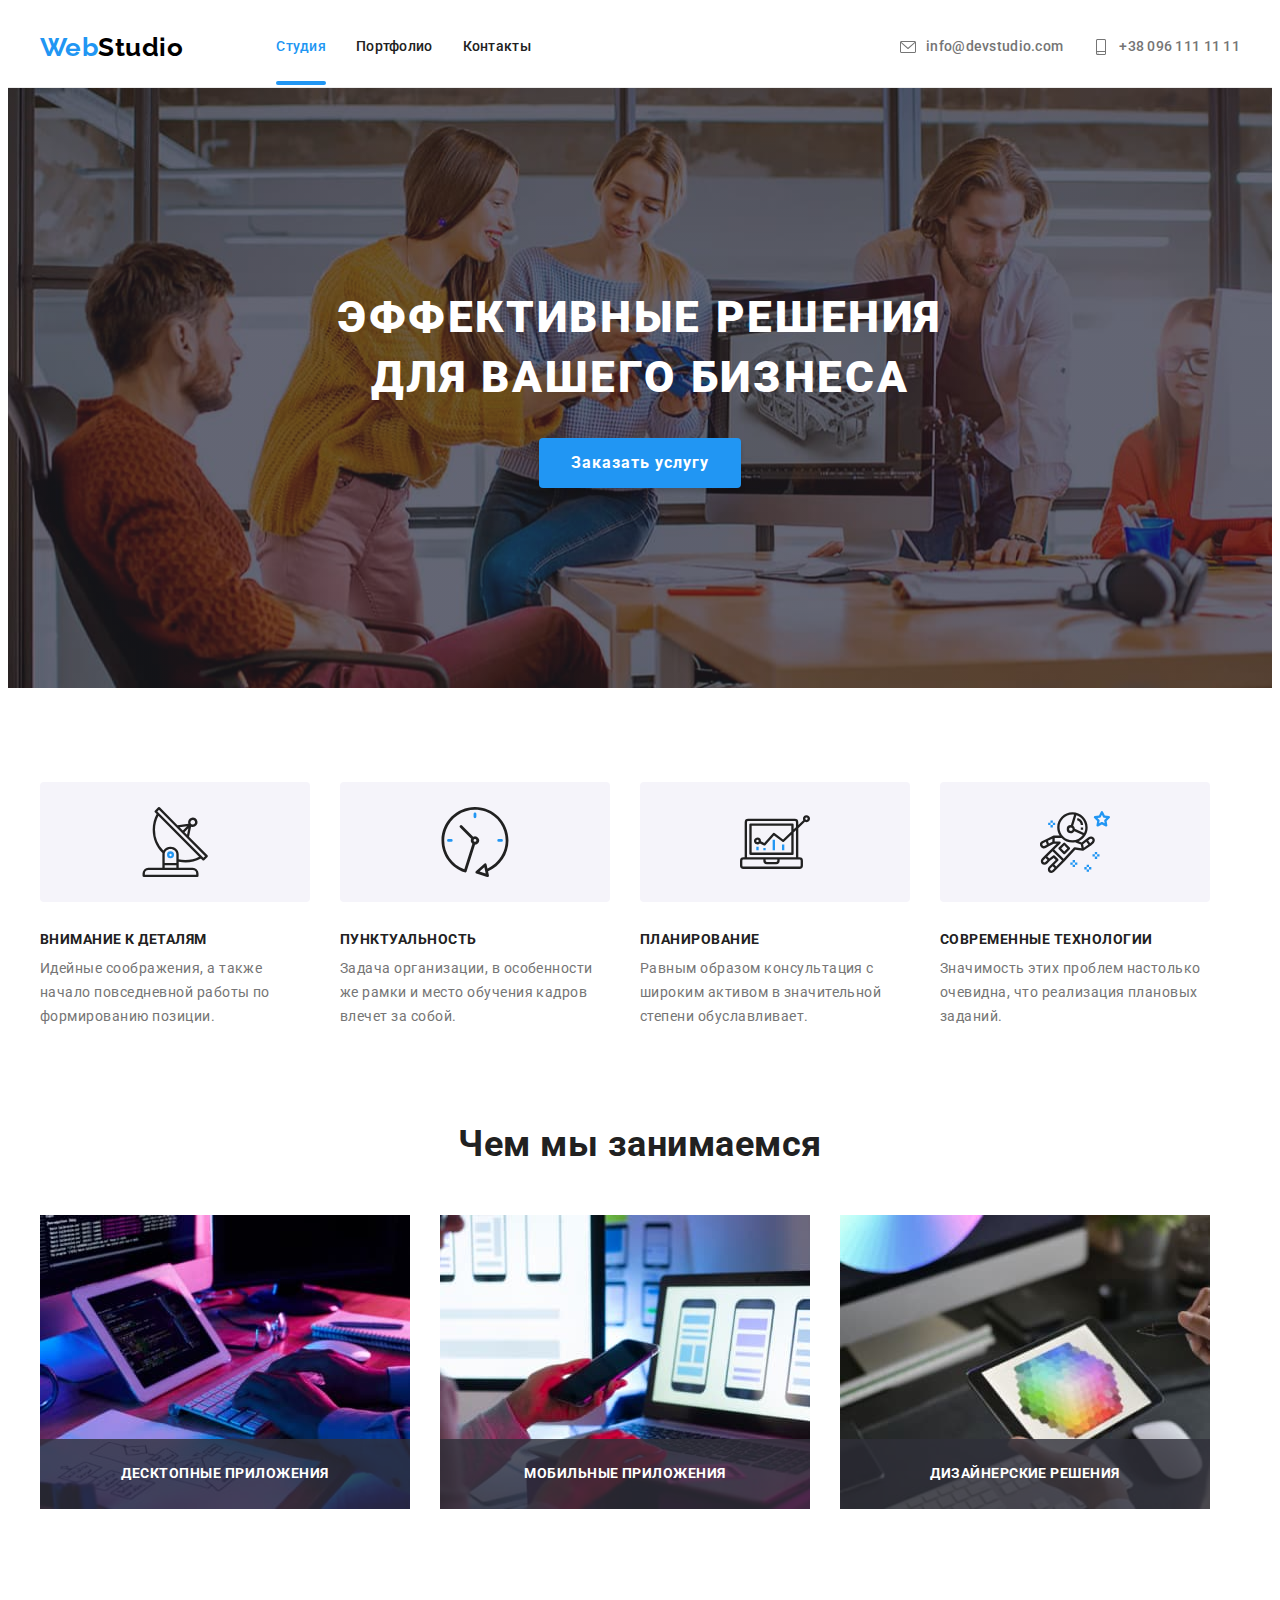
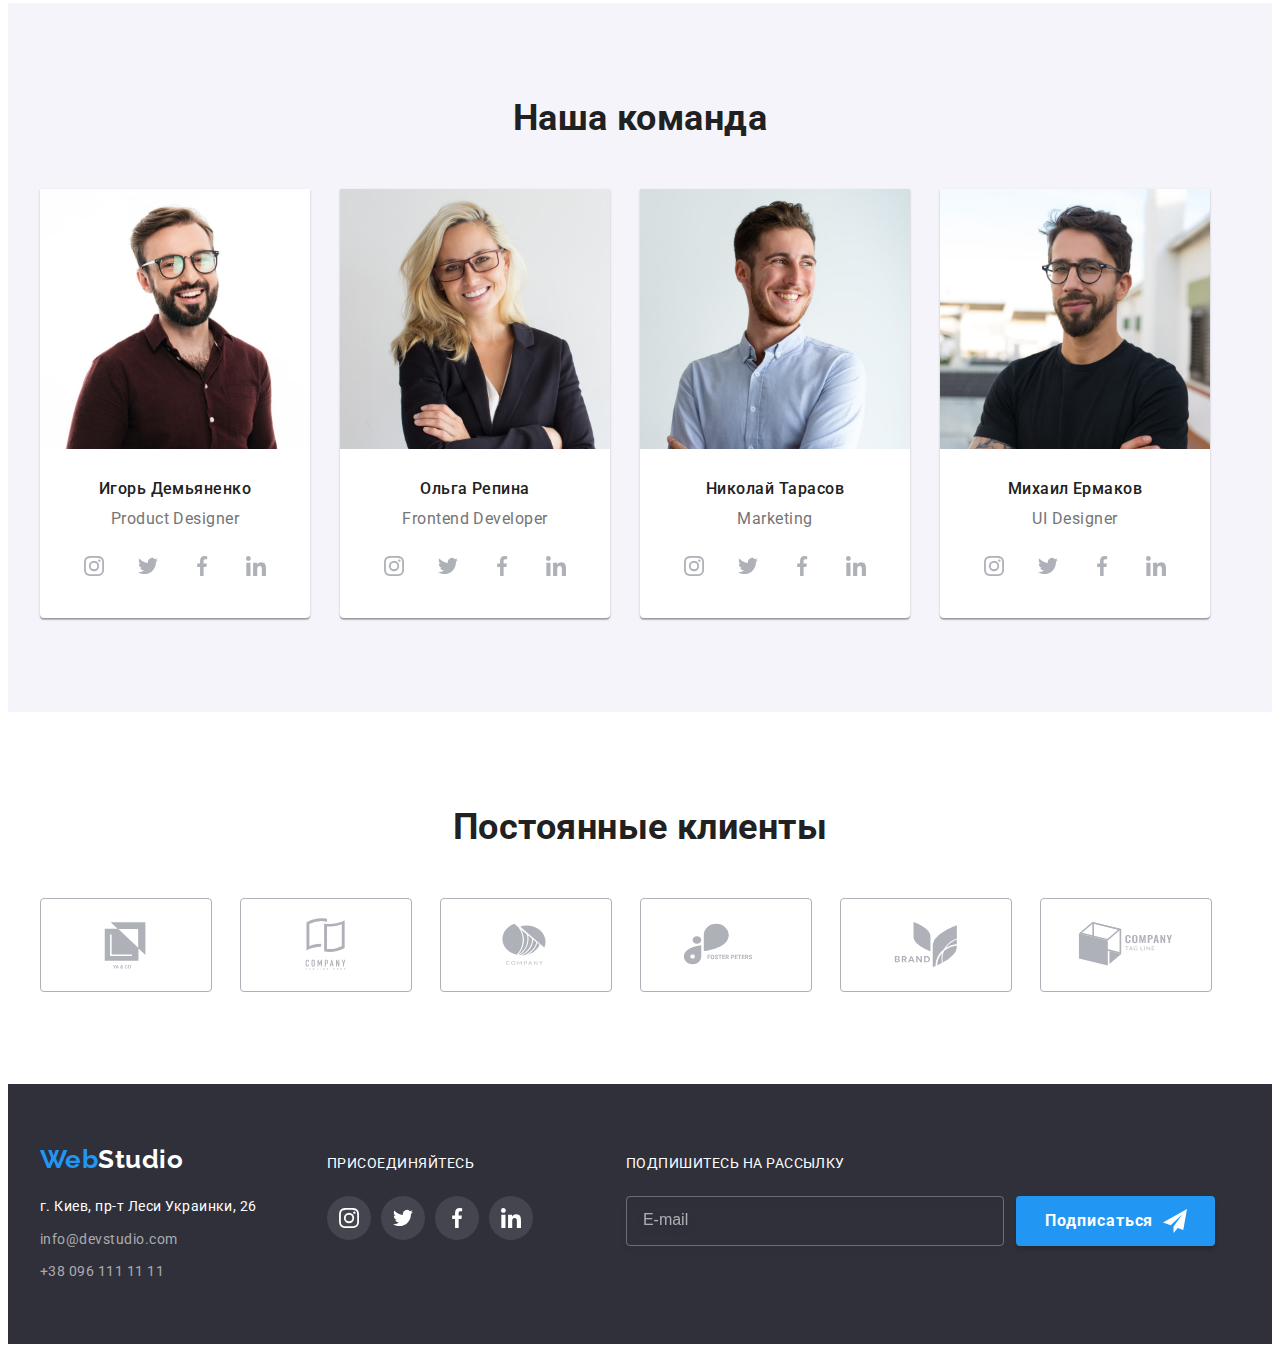
<file: index.html>
<!DOCTYPE html>
<html lang="ru">

<head>
    <meta charset="UTF-8">
    <meta http-equiv="X-UA-Compatible" content="IE=edge">
    <meta name="viewport" content="width=device-width, initial-scale=1.0">
    <title>WebStudio</title>
    <link rel="preconnect" href="https://fonts.googleapis.com">
    <link rel="preconnect" href="https://fonts.gstatic.com" crossorigin>
    <link href="https://fonts.googleapis.com/css2?family=Raleway:wght@700&family=Roboto:wght@400;500;700;900&display=swap"
        rel="stylesheet">
    <link rel="stylesheet" href="https://cdnjs.cloudflare.com/ajax/libs/modern-normalize/1.1.0/modern-normalize.min.css"
        integrity="sha512-wpPYUAdjBVSE4KJnH1VR1HeZfpl1ub8YT/NKx4PuQ5NmX2tKuGu6U/JRp5y+Y8XG2tV+wKQpNHVUX03MfMFn9Q=="
        crossorigin="anonymous" referrerpolicy="no-referrer">
    <link rel="stylesheet" href="./css/main.min.css" />
    
</head>

<body>
    <!--Шапка сайта-->
    <header class="page-header">
        <nav class="container page-header__nav">
            <a href="" class="link logo page-header__logo">Web<span class="logo__text">Studio</span></a>
            <ul class="site-nav">
                <li class="site-nav__item item"><a href="" class="site-nav__link link current">Студия</a></li>
                <li class="site-nav__item item"><a href="./portfolio.html" class="site-nav__link link">Портфолио</a></li>
                <li class="site-nav__item item"><a href="" class="site-nav__link link">Контакты</a></li>
            </ul>
            <ul class="connection">
                <li class="connection__item item">
                    <a href="mailto:info@devstudio.com" class="connection__link link">
                        <svg class="connection__icons" width="16" height="12">
                        <use href="./images/icons.svg#envelope"></use>
                    </svg>info@devstudio.com</a>
                </li>
                <li class="connection__item item">
                    <a href="tel:+380961111111" class="connection__link link">
                        <svg class="connection__icons" width="10" height="16">
                            <use href="./images/icons.svg#smartphone"></use>
                        </svg>+38 096 111 11 11</a></li>
            </ul>
        </nav>
    </header>

    <main>
            <!--Герой-->
            <section class="hero">
                <div class="container">
                    <h1 class="hero__title">Эффективные решения для вашего бизнеса</h1>
                    <button data-modal-open class="btn btn__primary">Заказать услугу</button>
                    <div data-modal class="backdrop is-hidden">
                        <div class="modal">
                            <form class="form">
                                <button data-modal-close class="btn__close">
                                    <svg width="18" height="18">
                                        <use href="./images/icons.svg#close"></use>
                                    </svg>
                                </button>
                                <b class="form__title">Оставьте свои данные, мы вам перезвоним</b>
                                    <div class="form__container">
                                        <div class="form__field">
                                            <label for="name" class="form__label">Имя</label>
                                            <input type="text" name="name" id="name" class="form__input" autofocus />
                                            <svg class="form__icon" width="18" height="18">
                                                <use href="./images/icons.svg#icon-person-form"></use>
                                            </svg>
                                        </div>
                                        <div class="form__field">
                                            <label for="tel" class="form__label">Телефон</label>
                                            <input type="tel" name="tel" id="tel" class="form__input" />
                                            <svg class="form__icon" width="18" height="18">
                                                <use href="./images/icons.svg#icon-phone-form"></use>
                                            </svg>
                                        </div>
                                        <div class="form__field">
                                            <label for="mail" class="form__label">Почта</label>
                                            <input type="email" name="mail" id="mail" class="form__input" />
                                            <svg class="form__icon" width="18" height="18">
                                                <use href="./images/icons.svg#icon-email-form"></use>
                                            </svg>
                                        </div>
                                        <div class="form__field">
                                            <label for="comment" class="form__label">Комментарий</label>
                                            <textarea name="comment" id="comment" rows="5" class="form__input form__input--placing" placeholder="Введите текст"></textarea>
                                        </div>
                                    </div>
                                        <label class="checkbox">
                                            <input type="checkbox" name="policy" class="checkbox__input">
                                            <span class="checkbox__icon"></span>
                                        Соглашаюсь с рассылкой и принимаю 
                                        <a href="" class="link checkbox__agreement">Условия договора</a>
                                        </label>
                                <button type="submit" class="btn form__btn">Отправить</button>
                            </form>
                        </div>
                    </div>
                </div>
            </section>
        
                <!--Наши преимущества-->
                <section class="section feature">
                    <div class="container">
                        <h2 class="section__title visually-hidden">Наши преимущества</h2>
                        <!--Визуально спрячется-->
                        <ul class="feature__list">
                            <li class="item feature__item">
                                <div class="feature__icons">
                                    <svg width="70" height="70">
                                        <use href="./images/icons.svg#antenna"></use>
                                    </svg>
                                </div>
                                <h3 class="feature__title">Внимание к деталям</h3>
                                <p class="feature__description">Идейные соображения, а также начало повседневной работы по формированию позиции.</p>
                            </li>
                            <li class="item feature__item">
                                <div class="feature__icons">
                                    <svg width="70" height="70">
                                        <use href="./images/icons.svg#clock"></use>
                                    </svg>
                                </div>
                                <h3 class="feature__title">Пунктуальность</h3>
                                <p class="feature__description">Задача организации, в особенности же рамки и место обучения кадров влечет за собой.</p>
                            </li>
                            <li class="item feature__item">
                                <div class="feature__icons">
                                    <svg width="70" height="70">
                                        <use href="./images/icons.svg#diagram"></use>
                                    </svg>
                                </div>
                                <h3 class="feature__title">Планирование</h3>
                                <p class="feature__description">Равным образом консультация с широким активом в значительной степени обуславливает.</p>
                            </li>
                            <li class="item feature__item">
                                <div class="feature__icons">
                                    <svg width="70" height="70">
                                        <use href="./images/icons.svg#astronaut"></use>
                                    </svg>
                                </div>
                                <h3 class="feature__title">Современные технологии</h3>
                                <p class="feature__description">Значимость этих проблем настолько очевидна, что реализация плановых заданий.</p>
                            </li>
                        </ul>
                    </div>
                </section>
                
                <!--Чем мы занимаемся-->
                <section class="section">
                    <div class="container">
                        <h2 class="section__title">Чем мы занимаемся</h2>
                        <ul class="work">
                            <li class="item work__item">
                                <img class="work__image no-gap" src="./images/general/box1.jpg" 
                                    alt="фото написания программного кода" width="370" height="294">
                                <p class="work__title">Десктопные приложения</p>
                            </li>
                            <li class="item work__item">
                                <img class="work__image no-gap" src="./images/general/box2.jpg" 
                                    alt="фото с телефоном в руке" width="370" height="294">
                                <p class="work__title">Мобильные приложения</p>
                            </li>
                            <li class="item work__item">
                                <img class="work__image no-gap" src="./images/general/box3.jpg" 
                                    alt="фото планшета с цветовой палитрой" width="370" height="294">
                                <p class="work__title">Дизайнерские решения</p>
                            </li>
                        </ul>
                    </div>
                </section>
                
                <!--Наша команда-->
                <section class="section team">
                    <div class="container">
                        <h2 class="section__title">Наша команда</h2>
                        <ul class="team__list">
                            <li class="item card">
                                <img src="./images/general/demyanenko.jpg" alt="фото Игоря Демьяненко" width="270" height="260"
                                    class="card__photo">
                                <div class="card__header">
                                    <h3 class="card__name">Игорь Демьяненко</h3>
                                    <p class="card__title">Product Designer</p>
                                    <ul class="social">
                                        <li class="item social__item">
                                            <a href="" target="_blank" rel="noopener noreferrer" 
                                            class="link social__network social__network--color" aria-label="иконка instagram">
                                                <svg class="social__icon" width="20" height="20">
                                                    <use href="./images/icons.svg#instagram"></use>
                                                </svg>
                                            </a>
                                        </li>
                                        <li class="item social__item">
                                            <a href="" target="_blank" rel="noopener noreferrer" 
                                            class="link social__network social__network--color" aria-label="иконка twitter">
                                            <svg class="social__icon" width="20" height="20">
                                                <use href="./images/icons.svg#twitter"></use>
                                            </svg>
                                            </a>
                                        </li>
                                        <li class="item social__item">
                                            <a href="" target="_blank" rel="noopener noreferrer" 
                                            class="link social__network social__network--color" aria-label="иконка facebook">
                                            <svg class="social__icon" width="20" height="20">
                                                <use href="./images/icons.svg#facebook"></use>
                                            </svg>
                                            </a>
                                        </li>
                                        <li class="item social__item">
                                            <a href="" target="_blank" rel="noopener noreferrer" 
                                            class="link social__network social__network--color" aria-label="иконка linkedin">
                                            <svg class="social__icon" width="20" height="20">
                                                <use href="./images/icons.svg#linkedin"></use>
                                            </svg>
                                            </a>
                                        </li>
                                    </ul>
                                </div>
                                
                            </li>
                            <li class="item card">
                                <img src="./images/general/repina.jpg" alt="фото Ольги Репиной" width="270" height="260"
                                    class="card__photo">
                                <div class="card__header">
                                    <h3 class="card__name">Ольга Репина</h3>
                                    <p class="card__title">Frontend Developer</p>
                                    <ul class="social">
                                        <li class="item social__item">
                                            <a href="" target="_blank" rel="noopener noreferrer" class="link social__network social__network--color"
                                                aria-label="иконка instagram">
                                                <svg class="social__icon" width="20" height="20">
                                                    <use href="./images/icons.svg#instagram"></use>
                                                </svg>
                                            </a>
                                        </li>
                                        <li class="item social__item">
                                            <a href="" target="_blank" rel="noopener noreferrer" class="link social__network social__network--color"
                                                aria-label="иконка twitter">
                                                <svg class="social__icon" width="20" height="20">
                                                    <use href="./images/icons.svg#twitter"></use>
                                                </svg>
                                            </a>
                                        </li>
                                        <li class="item social__item">
                                            <a href="" target="_blank" rel="noopener noreferrer" class="link social__network social__network--color"
                                                aria-label="иконка facebook">
                                                <svg class="social__icon" width="20" height="20">
                                                    <use href="./images/icons.svg#facebook"></use>
                                                </svg>
                                            </a>
                                        </li>
                                        <li class="item social__item">
                                            <a href="" target="_blank" rel="noopener noreferrer" class="link social__network social__network--color"
                                                aria-label="иконка linkedin">
                                                <svg class="social__icon" width="20" height="20">
                                                    <use href="./images/icons.svg#linkedin"></use>
                                                </svg>
                                            </a>
                                        </li>
                                    </ul>
                                </div>
                            </li>
                            <li class="item card">
                                <img src="./images/general/tarasov.jpg" alt="фото Николая Тарасова" width="270" height="260"
                                    class="card__photo">
                                <div class="card__header">
                                    <h3 class="card__name">Николай Тарасов</h3>
                                    <p class="card__title">Marketing</p>
                                    <ul class="social">
                                        <li class="item social__item">
                                            <a href="" target="_blank" rel="noopener noreferrer" class="link social__network social__network--color"
                                                aria-label="иконка instagram">
                                                <svg class="social__icon" width="20" height="20">
                                                    <use href="./images/icons.svg#instagram"></use>
                                                </svg>
                                            </a>
                                        </li>
                                        <li class="item social__item">
                                            <a href="" target="_blank" rel="noopener noreferrer" class="link social__network social__network--color"
                                                aria-label="иконка twitter">
                                                <svg class="social__icon" width="20" height="20">
                                                    <use href="./images/icons.svg#twitter"></use>
                                                </svg>
                                            </a>
                                        </li>
                                        <li class="item social__item">
                                            <a href="" target="_blank" rel="noopener noreferrer" class="link social__network social__network--color"
                                                aria-label="иконка facebook">
                                                <svg class="social__icon" width="20" height="20">
                                                    <use href="./images/icons.svg#facebook"></use>
                                                </svg>
                                            </a>
                                        </li>
                                        <li class="item social__item">
                                            <a href="" target="_blank" rel="noopener noreferrer" class="link social__network social__network--color"
                                                aria-label="иконка linkedin">
                                                <svg class="social__icon" width="20" height="20">
                                                    <use href="./images/icons.svg#linkedin"></use>
                                                </svg>
                                            </a>
                                        </li>
                                    </ul>
                                </div>
                            </li>
                            <li class="item card">
                                <img src="./images/general/ermakov.jpg" alt="фото Михаила Ермакова" width="270" height="260"
                                    class="card__photo">
                                <div class="card__header">
                                    <h3 class="card__name">Михаил Ермаков</h3>
                                    <p class="card__title">UI Designer</p>
                                    <ul class="social">
                                        <li class="item social__item">
                                            <a href="" target="_blank" rel="noopener noreferrer" class="link social__network social__network--color"
                                                aria-label="иконка instagram">
                                                <svg class="social__icon" width="20" height="20">
                                                    <use href="./images/icons.svg#instagram"></use>
                                                </svg>
                                            </a>
                                        </li>
                                        <li class="item social__item">
                                            <a href="" target="_blank" rel="noopener noreferrer" class="link social__network social__network--color"
                                                aria-label="иконка twitter">
                                                <svg class="social__icon" width="20" height="20">
                                                    <use href="./images/icons.svg#twitter"></use>
                                                </svg>
                                            </a>
                                        </li>
                                        <li class="item social__item">
                                            <a href="" target="_blank" rel="noopener noreferrer" class="link social__network social__network--color"
                                                aria-label="иконка facebook">
                                                <svg class="social__icon" width="20" height="20">
                                                    <use href="./images/icons.svg#facebook"></use>
                                                </svg>
                                            </a>
                                        </li>
                                        <li class="item social__item">
                                            <a href="" target="_blank" rel="noopener noreferrer" class="link social__network social__network--color"
                                                aria-label="иконка linkedin">
                                                <svg class="social__icon" width="20" height="20">
                                                    <use href="./images/icons.svg#linkedin"></use>
                                                </svg>
                                            </a>
                                        </li>
                                    </ul>
                                </div>
                            </li>
                        </ul>
                    </div>
                </section>

                <!--Постоянные клиенты-->
                <section class="section">
                    <div class="container">
                        <h2 class="section__title">Постоянные клиенты</h2>
                        <ul class="company">
                            <li class="item company__item">
                                <a href="" target="_blank" rel="noopener noreferrer" 
                                class="company__logo link" aria-label="логотип Ya&Co">
                                <svg class="company__icon" width="106" height="60">
                                    <use href="./images/icons.svg#Logo1"></use>
                                </svg>
                                </a>
                            </li>
                            <li class="item company__item">
                                <a href="" target="_blank" rel="noopener noreferrer" 
                                class="company__logo link" aria-label="логотип TaglineHere">
                                <svg class="company__icon" width="106" height="60">
                                    <use href="./images/icons.svg#Logo2"></use>
                                </svg>
                                </a>
                            </li>
                            <li class="item company__item">
                                <a href="" target="_blank" rel="noopener noreferrer" 
                                class="company__logo link" aria-label="логотип Company">
                                <svg class="company__icon" width="106" height="60">
                                    <use href="./images/icons.svg#Logo3"></use>
                                </svg>
                                </a>
                            </li>
                            <li class="item company__item">
                                <a href="" target="_blank" rel="noopener noreferrer" 
                                class="company__logo link" aria-label="логотип FosterPeters">
                                <svg class="company__icon" width="106" height="60">
                                    <use href="./images/icons.svg#Logo4"></use>
                                </svg>
                                </a>
                            </li>
                            <li class="item company__item">
                                <a href="" target="_blank" rel="noopener noreferrer" 
                                class="company__logo link" aria-label="логотип Brand">
                                <svg class="company__icon" width="106" height="60">
                                    <use href="./images/icons.svg#Logo5"></use>
                                </svg>
                                </a>
                            </li>
                            <li class="item company__item">
                                <a href="" target="_blank" rel="noopener noreferrer" 
                                class="company__logo link" aria-label="логотип TagLine">
                                <svg class="company__icon" width="106" height="60">
                                    <use href="./images/icons.svg#Logo6"></use>
                                </svg>
                                </a>
                            </li>
                        </ul>
                        
                    </div>
                </section>
    </main>
    
    <!--Футер-->
    <footer class="page-footer">
        <div class="container page-footer__container">
            <div class="page-footer--start">
                <a href="" class="link logo page-footer__logo">Web<span class="logo__text--accent">Studio</span></a>
                <address class="page-footer--bottom">
                    г. Киев, пр-т Леси Украинки, 26<br />
                </address>
            
                <ul>
                    <li class="item page-footer__item"><a href="mailto:info@devstudio.com" class="link page-footer__link">info@devstudio.com</a></li>
                    <li class="item page-footer__item"><a href="tel:+380961111111" class="link page-footer__link">+38 096 111 11 11</a></li>
                </ul>
            </div>
            <div>
                <p class="page-footer__title">присоединяйтесь</p>
                <ul class="social page-footer__social">
                    <li class="item social__item">
                        <a href="" target="_blank" rel="noopener noreferrer" class="link social__network social__network--color-footer"
                            aria-label="иконка instagram">
                            <svg class="social__icon" width="20" height="20">
                                <use href="./images/icons.svg#instagram"></use>
                            </svg>
                        </a>
                    </li>
                    <li class="item social__item">
                        <a href="" target="_blank" rel="noopener noreferrer" class="link social__network social__network--color-footer"
                            aria-label="иконка twitter">
                            <svg class="social__icon" width="20" height="20">
                                <use href="./images/icons.svg#twitter"></use>
                            </svg>
                        </a>
                    </li>
                    <li class="item social__item">
                        <a href="" target="_blank" rel="noopener noreferrer" class="link social__network social__network--color-footer"
                            aria-label="иконка facebook">
                            <svg class="social__icon" width="20" height="20">
                                <use href="./images/icons.svg#facebook"></use>
                            </svg>
                        </a>
                    </li>
                    <li class="item social__item">
                        <a href="" target="_blank" rel="noopener noreferrer" class="link social__network social__network--color-footer"
                            aria-label="иконка linkedin">
                            <svg class="social__icon" width="20" height="20">
                                <use href="./images/icons.svg#linkedin"></use>
                            </svg>
                        </a>
                    </li>
                </ul>
            </div>
            <div class="send">
                <p class="page-footer__title">Подпишитесь на рассылку</p>
                <form class="send__form">
                    <label for="email" class="form__label"></label>
                    <input type="email" name="mail" id="email" class="send__input" placeholder="E-mail"/>
                    <button type="submit" class="btn send__btn">Подписаться
                        <svg class="send__icon" width="24" height="24">
                            <use href="./images/icons.svg#icon-send"></use>
                        </svg>
                    </button>
                </form>
            </div>
        </div>
    </footer>
<script src="./js/modal.js"></script>
</body>

</html>
</file>
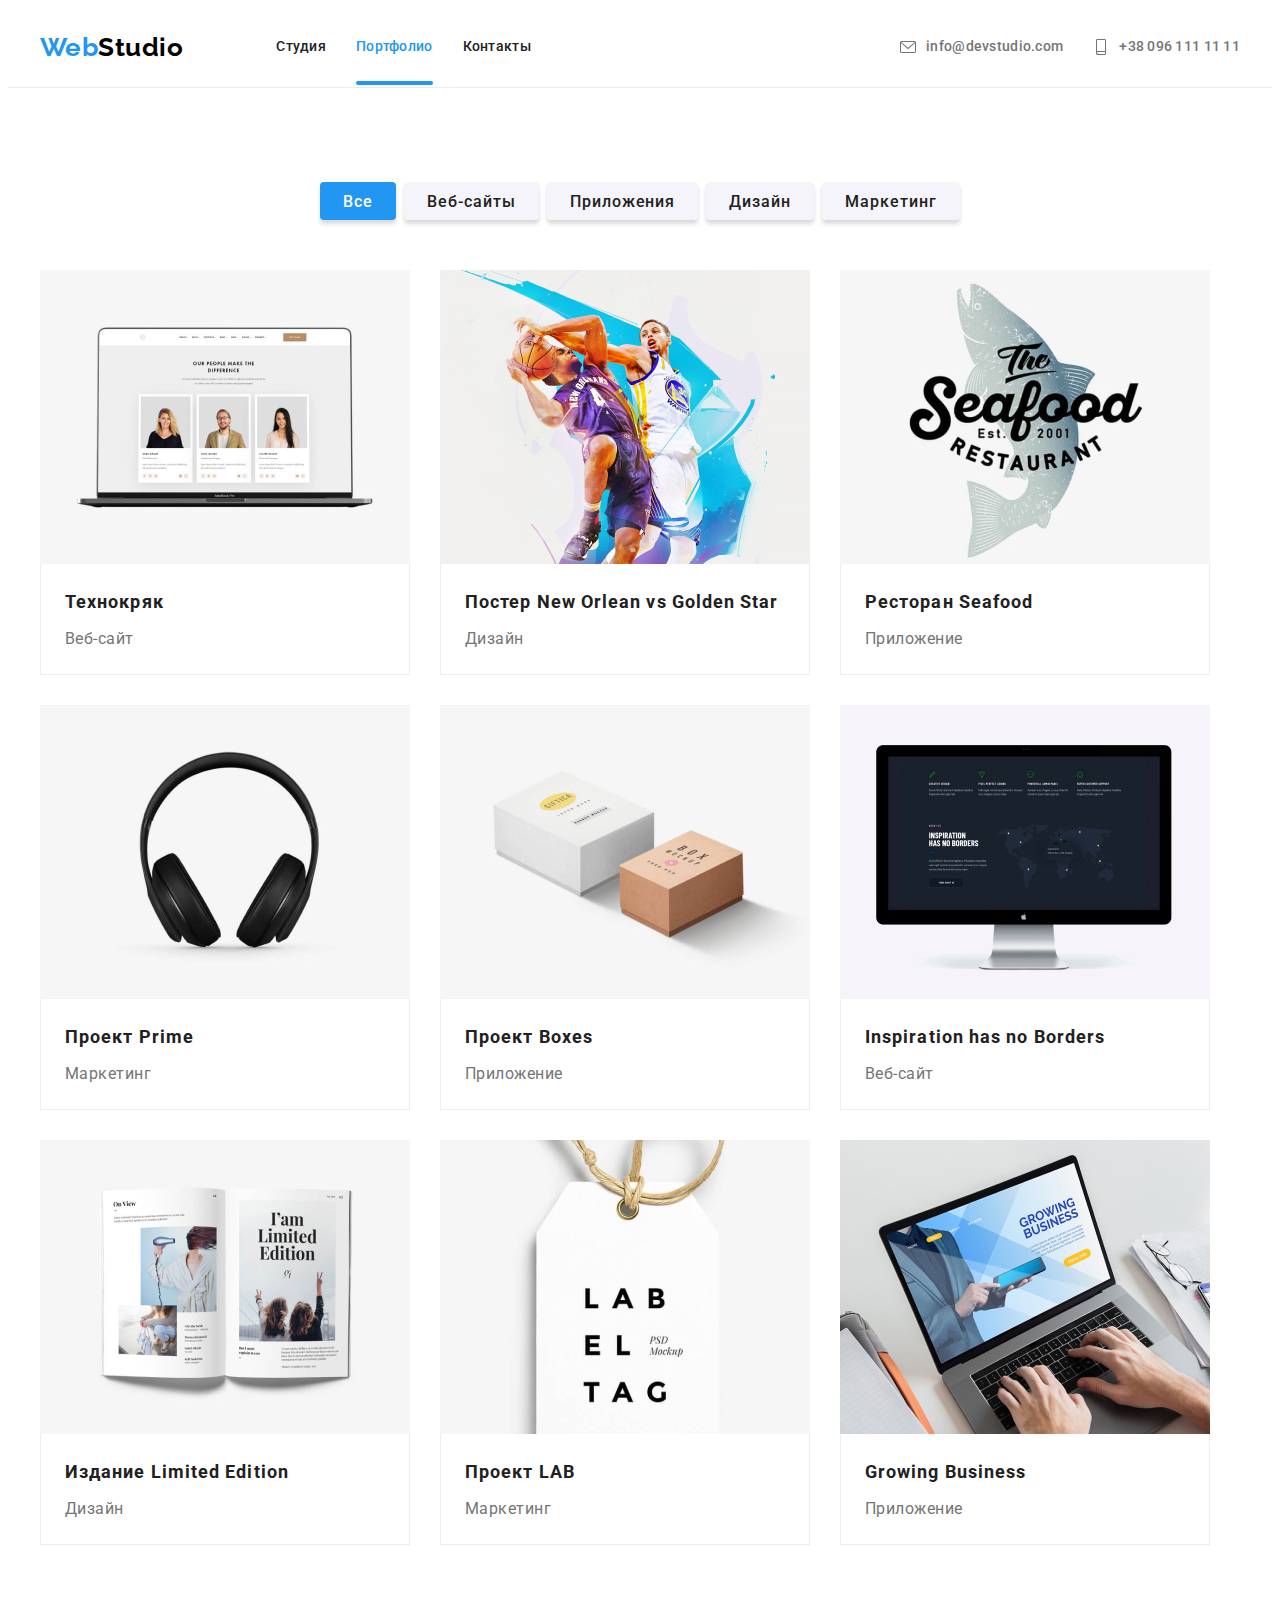
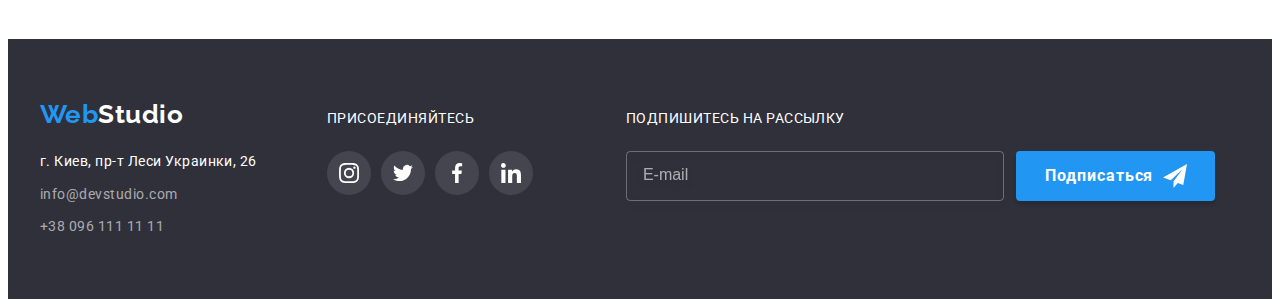
<file: portfolio.html>
<!DOCTYPE html>
<html lang="ru">

<head>
    <meta charset="UTF-8">
    <meta http-equiv="X-UA-Compatible" content="IE=edge">
    <meta name="viewport" content="width=device-width, initial-scale=1.0">
    <title>Portfolio</title>
    <link rel="preconnect" href="https://fonts.googleapis.com">
    <link rel="preconnect" href="https://fonts.gstatic.com" crossorigin>
    <link href="https://fonts.googleapis.com/css2?family=Raleway:wght@700&family=Roboto:wght@400;500;700;900&display=swap"
        rel="stylesheet">
    <link rel="stylesheet" href="https://cdnjs.cloudflare.com/ajax/libs/modern-normalize/1.1.0/modern-normalize.min.css"
        integrity="sha512-wpPYUAdjBVSE4KJnH1VR1HeZfpl1ub8YT/NKx4PuQ5NmX2tKuGu6U/JRp5y+Y8XG2tV+wKQpNHVUX03MfMFn9Q=="
        crossorigin="anonymous" referrerpolicy="no-referrer" />
    <link rel="stylesheet" href="./css/main.min.css" />
</head>

<body>
    <!--Шапка сайта-->
    <header class="page-header">
        <nav class="container page-header__nav">
            <a href="" class="link logo page-header__logo">Web<span class="logo__text">Studio</span></a>
            <ul class="site-nav">
                <li class="site-nav__item item"><a href="./index.html" class="site-nav__link link">Студия</a></li>
                <li class="site-nav__item item"><a href="" class="site-nav__link link current">Портфолио</a></li>
                <li class="site-nav__item item"><a href="" class="site-nav__link link">Контакты</a></li>
            </ul>
            <ul class="connection">
                <li class="connection__item item">
                    <a href="mailto:info@devstudio.com" class="connection__link link">
                        <svg class="connection__icons" width="16" height="12">
                            <use href="./images/icons.svg#envelope"></use>
                        </svg>info@devstudio.com</a>
                </li>
                <li class="connection__item item">
                    <a href="tel:+380961111111" class="connection__link link">
                        <svg class="connection__icons" width="10" height="16">
                            <use href="./images/icons.svg#smartphone"></use>
                        </svg>+38 096 111 11 11</a>
                </li>
            </ul>
        </nav>
    </header>

    <main>
        <!--Наши работы-->
        <section class="section">
            <!--Фильтр-->
            <h1 class="visually-hidden">Портфолио</h1>
            <!--Визуально спрячется-->
            <div class="container">
               <ul class="flex-btn">
                    <li class="item"><button type="button" class="btn secondary current">Все</button></li>
                    <li class="item"><button type="button" class="btn secondary">Веб-сайты</button></li>
                    <li class="item"><button type="button" class="btn secondary">Приложения</button></li>
                    <li class="item"><button type="button" class="btn secondary">Дизайн</button></li>
                    <li class="item"><button type="button" class="btn secondary">Маркетинг</button></li>
                </ul>
                
                    <ul class="section-portfolio flex-container">
                        <li class="item flex-element">
                             <a href="" class="link">
                                <div class="collection">
                                    <img class="card-image no-gap" src="./images/portfolio/img1.jpg" 
                                        alt="фото ноутбука с главной страницей сайта"
                                        width="370" height="294">
                                    <p class="collection-list">Ресурс предлагает комплексные предложения с разным уровнем функционала и сервисов. Все это
                                        позволит посетителю получить исчерпывающие сведения о компании или частном лице.</p>
                                </div>
                                <div class="card-title">
                                    <h2 class="portfolio-title">Технокряк</h2>
                                    <p class="title">Веб-сайт</p>
                                </div>
                            </a>
                        </li>
                        <li class="item flex-element">
                            <a href="" class="link">
                                <div class="collection">
                                    <img class="card-image no-gap" src="./images/portfolio/img2.jpg" alt="два баскетболист с мячом" width="370"
                                        height="294">
                                    <p class="collection-list">Ресурс предлагает комплексные предложения с разным уровнем функционала и сервисов. Все это позволит посетителю получить исчерпывающие сведения о компании или частном лице.</p>
                                </div>
                                <div class="card-title">
                                    <h2 class="portfolio-title">Постер New Orlean vs Golden Star</h2>
                                    <p class="title">Дизайн</p>
                                </div>
                            </a>
                        </li>
                        <li class="item flex-element">
                            <a href="" class="link">
                                <div class="collection">
                                    <img class="card-image no-gap" src="./images/portfolio/img3.jpg" 
                                        alt="логотип ресторана Seafood" 
                                        width="370" height="294">
                                    <p class="collection-list">Ресурс предлагает комплексные предложения с разным уровнем функционала и сервисов. Все это позволит посетителю получить исчерпывающие сведения о компании или частном лице.</p>
                                </div>
                                <div class="card-title">
                                    <h2 class="portfolio-title">Ресторан Seafood</h2>
                                    <p class="title">Приложение</p>
                                </div>
                            </a>
                        </li>
                        <li class="item flex-element">
                            <a href="" class="link">
                                <div class="collection">
                                    <img class="card-image no-gap" src="./images/portfolio/img4.jpg" 
                                    alt="наушники" 
                                    width="370" height="294">
                                    <p class="collection-list">Ресурс предлагает комплексные предложения с разным уровнем функционала и сервисов. Все это позволит посетителю получить исчерпывающие сведения о компании или частном лице.</p>
                                </div>
                                <div class="card-title">
                                    <h2 class="portfolio-title">Проект Prime</h2>
                                    <p class="title">Маркетинг</p>
                                </div>
                            </a>
                        </li>
                        <li class="item flex-element">
                            <a href="" class="link">
                                <div class="collection">
                                    <img class="card-image no-gap" src="./images/portfolio/img5.jpg" 
                                    alt="фото две коробки" 
                                    width="370" height="294">
                                    <p class="collection-list">Ресурс предлагает комплексные предложения с разным уровнем функционала и сервисов. Все это
                                        позволит посетителю получить исчерпывающие сведения о компании или частном лице.</p>
                                </div>
                                <div class="card-title">
                                    <h2 class="portfolio-title">Проект Boxes</h2>
                                    <p class="title">Приложение</p>
                                </div>
                            </a>
                        </li>
                        <li class="item flex-element">
                            <a href="" class="link">
                                <div class="collection">
                                    <img class="card-image no-gap" src="./images/portfolio/img6.jpg" 
                                    alt="фото монитора" 
                                    width="370" height="294">
                                    <p class="collection-list">Ресурс предлагает комплексные предложения с разным уровнем функционала и сервисов. Все это
                                        позволит посетителю получить исчерпывающие сведения о компании или частном лице.</p>
                                </div>
                                <div class="card-title">
                                    <h2 class="portfolio-title">Inspiration has no Borders</h2>
                                    <p class="title">Веб-сайт</p>
                                </div>
                            </a>
                        </li>
                        <li class="item flex-element">
                            <a href="" class="link">
                                <div class="collection">
                                    <img class="card-image no-gap" src="./images/portfolio/img7.jpg" 
                                    alt="фото развёрнутого журнала"
                                    width="370" height="294">
                                    <p class="collection-list">Ресурс предлагает комплексные предложения с разным уровнем функционала и сервисов. Все это
                                        позволит посетителю получить исчерпывающие сведения о компании или частном лице.</p>
                                </div>
                                <div class="card-title">
                                    <h2 class="portfolio-title">Издание Limited Edition</h2>
                                    <p class="title">Дизайн</p>
                                </div>
                            </a>
                        </li>
                        <li class="item flex-element">
                            <a href="" class="link">
                                <div class="collection">
                                    <img class="card-image no-gap" src="./images/portfolio/img8.jpg" 
                                    alt="фото лейбы" 
                                    width="370" height="294">
                                    <p class="collection-list">Ресурс предлагает комплексные предложения с разным уровнем функционала и сервисов. Все это
                                        позволит посетителю получить исчерпывающие сведения о компании или частном лице.</p>
                                </div>
                                <div class="card-title">
                                    <h2 class="portfolio-title">Проект LAB</h2>
                                    <p class="title">Маркетинг</p>
                                </div>
                            </a>
                        </li>
                        <li class="item flex-element">
                            <a href="" class="link">
                                <div class="collection">
                                    <img class="card-image no-gap" src="./images/portfolio/img9.jpg" 
                                    alt="фото работы за ноутбуком" 
                                    width="370" height="294">
                                    <p class="collection-list">Ресурс предлагает комплексные предложения с разным уровнем функционала и сервисов. Все это
                                        позволит посетителю получить исчерпывающие сведения о компании или частном лице.</p>
                                </div>
                                <div class="card-title"><h2 class="portfolio-title">Growing Business</h2>
                                <p class="title">Приложение</p>
                            </div>
                            </a>
                        </li>
                    </ul>
                
            </div>
        </section>
    </main>

    <!--Футер-->
    <footer class="page-footer">
        <div class="container page-footer__container">
            <div class="page-footer--start">
                <a href="" class="link logo page-footer__logo">Web<span class="logo__text--accent">Studio</span></a>
                <address class="page-footer--bottom">
                    г. Киев, пр-т Леси Украинки, 26<br />
                </address>
    
                <ul>
                    <li class="item page-footer__item"><a href="mailto:info@devstudio.com"
                            class="link page-footer__link">info@devstudio.com</a></li>
                    <li class="item page-footer__item"><a href="tel:+380961111111" class="link page-footer__link">+38 096
                            111 11 11</a></li>
                </ul>
            </div>
            <div>
                <p class="page-footer__title">присоединяйтесь</p>
                <ul class="social page-footer__social">
                    <li class="item social__item">
                        <a href="" target="_blank" rel="noopener noreferrer"
                            class="link social__network social__network--color-footer" aria-label="иконка instagram">
                            <svg class="social__icon" width="20" height="20">
                                <use href="./images/icons.svg#instagram"></use>
                            </svg>
                        </a>
                    </li>
                    <li class="item social__item">
                        <a href="" target="_blank" rel="noopener noreferrer"
                            class="link social__network social__network--color-footer" aria-label="иконка twitter">
                            <svg class="social__icon" width="20" height="20">
                                <use href="./images/icons.svg#twitter"></use>
                            </svg>
                        </a>
                    </li>
                    <li class="item social__item">
                        <a href="" target="_blank" rel="noopener noreferrer"
                            class="link social__network social__network--color-footer" aria-label="иконка facebook">
                            <svg class="social__icon" width="20" height="20">
                                <use href="./images/icons.svg#facebook"></use>
                            </svg>
                        </a>
                    </li>
                    <li class="item social__item">
                        <a href="" target="_blank" rel="noopener noreferrer"
                            class="link social__network social__network--color-footer" aria-label="иконка linkedin">
                            <svg class="social__icon" width="20" height="20">
                                <use href="./images/icons.svg#linkedin"></use>
                            </svg>
                        </a>
                    </li>
                </ul>
            </div>
            <div class="send">
                <p class="page-footer__title">Подпишитесь на рассылку</p>
                <form class="send__form">
                    <label for="email" class="form__label"></label>
                    <input type="email" name="mail" id="email" class="send__input" placeholder="E-mail" />
                    <button type="submit" class="btn send__btn">Подписаться
                        <svg class="send__icon" width="24" height="24">
                            <use href="./images/icons.svg#icon-send"></use>
                        </svg>
                    </button>
                </form>
            </div>
        </div>
    </footer>
    
    </body>
    
    </html>
</file>
<file: css/main.min.css>
:root{--primary-text-color: #212121;--title-text-color: #757575;--accent-text-color: #2196F3;--white-text-color: #FFFFFF;--white-transparency: #FFFFFF99;--black-text-color: #000000;--network-text-color: #AFB1B8;--primary-bg-color: #FFFFFF;--title-bg-color: #F5F4FA;--accent-bg-color: #2F303A;--btn-bg-color: #2196F3;--border-color: #EEEEEE}.visually-hidden{position:absolute;width:1px;height:1px;margin:-1px;border:0;padding:0;white-space:nowrap;-webkit-clip-path:inset(100%);clip-path:inset(100%);clip:rect(0 0 0 0);overflow:hidden}body{background-color:var(--primary-bg-color);color:var(--primary-text-color);font-family:Roboto, sans-serif;letter-spacing:0.03em}.container{width:1200px;padding-left:15px;padding-right:15px;margin-left:auto;margin-right:auto}.section{padding-top:94px;padding-bottom:94px}.section__title{font-weight:700;font-size:36px;line-height:1.17;text-align:center;margin-bottom:50px}h1,h2,h3,p,ul{margin-top:0;margin-bottom:0;padding-left:0}img{display:block;max-width:100%;height:auto}.item{list-style:none;padding:0;margin:0}.link{text-decoration:none}.btn{color:var(--white-text-color);background-color:var(--btn-bg-color);font-family:inherit;font-weight:700;font-size:16px;line-height:1.87;letter-spacing:0.06em;display:inline-block;-webkit-box-shadow:0px 4px 4px rgba(0,0,0,0.15);box-shadow:0px 4px 4px rgba(0,0,0,0.15);border-radius:4px;border:none;cursor:pointer;-webkit-transition:background-color 250ms cubic-bezier(0.4, 0, 0.2, 1);transition:background-color 250ms cubic-bezier(0.4, 0, 0.2, 1)}.btn__primary{padding:10px 32px}.btn:hover,.btn:focus{background-color:#188CE8}.form__btn{margin-top:30px;padding-top:10px;padding-bottom:10px;padding-left:56px;padding-right:55px}.btn__close{display:-webkit-box;display:-ms-flexbox;display:flex;-webkit-box-pack:center;-ms-flex-pack:center;justify-content:center;-webkit-box-align:center;-ms-flex-align:center;align-items:center;position:absolute;top:8px;right:8px;width:30px;height:30px;border-radius:50%;border:1px solid #0000001A;background-color:var(--primary-bg-color);color:#000000;cursor:pointer;padding:0;-webkit-transition:fill 250ms cubic-bezier(0.4, 0, 0.2, 1);transition:fill 250ms cubic-bezier(0.4, 0, 0.2, 1)}.btn__close:hover,.btn__close:focus{fill:var(--btn-bg-color);outline:none}.logo{color:var(--accent-text-color);font-family:'Raleway', sans-serif;font-weight:700;font-size:26px;line-height:1.19}.logo__text{color:var(--black-text-color)}.logo__text--accent{color:var(--white-text-color)}.page-header__logo{display:inline-block;margin-right:93px;padding-top:24px;padding-bottom:24px}.backdrop.is-hidden{visibility:hidden;opacity:0;pointer-events:none}.backdrop{position:fixed;top:0;left:0;width:100%;height:100%;background-color:rgba(0,0,0,0.2);z-index:10;-webkit-transition:opacity 250ms cubic-bezier(0.4, 0, 0.2, 1),visibility 250ms cubic-bezier(0.4, 0, 0.2, 1);transition:opacity 250ms cubic-bezier(0.4, 0, 0.2, 1),visibility 250ms cubic-bezier(0.4, 0, 0.2, 1)}.modal{z-index:1;position:absolute;top:50%;left:50%;-webkit-transform:translate(-50%, -50%);transform:translate(-50%, -50%);width:528px;height:581px;background-color:var(--primary-bg-color);-webkit-box-shadow:0px 1px 3px rgba(0,0,0,0.12),0px 1px 1px rgba(0,0,0,0.14),0px 2px 1px rgba(0,0,0,0.2);box-shadow:0px 1px 3px rgba(0,0,0,0.12),0px 1px 1px rgba(0,0,0,0.14),0px 2px 1px rgba(0,0,0,0.2);border-radius:4px;opacity:1;visibility:visible;display:-webkit-box;display:-ms-flexbox;display:flex;-webkit-box-pack:end;-ms-flex-pack:end;justify-content:flex-end}.form{width:528px;color:var(--primary-text-color);padding:40px;background:var(--primary-bg-color);-webkit-box-shadow:0px 1px 3px rgba(0,0,0,0.12),0px 1px 1px rgba(0,0,0,0.14),0px 2px 1px rgba(0,0,0,0.2);box-shadow:0px 1px 3px rgba(0,0,0,0.12),0px 1px 1px rgba(0,0,0,0.14),0px 2px 1px rgba(0,0,0,0.2);border-radius:4px}.form__title{font-weight:700;font-size:20px;line-height:1.15;text-align:center}.form__container{margin-top:12px;margin-bottom:20px}.form__container .form__field{display:-webkit-box;display:-ms-flexbox;display:flex;-webkit-box-orient:vertical;-webkit-box-direction:normal;-ms-flex-direction:column;flex-direction:column;text-align:left;position:relative}.form__container .form__field:not(:last-child){margin-bottom:10px}.form__label{margin-bottom:4px;font-size:12px;line-height:1.17;letter-spacing:0.01em;color:var(--title-text-color)}.form__icon{position:absolute;bottom:11px;left:12px}.form__input{padding-top:11px;padding-bottom:11px;padding-left:42px;border:1px solid rgba(33,33,33,0.2);border-radius:4px;-webkit-transition:fill 250ms cubic-bezier(0.4, 0, 0.2, 1),border 250ms cubic-bezier(0.4, 0, 0.2, 1);transition:fill 250ms cubic-bezier(0.4, 0, 0.2, 1),border 250ms cubic-bezier(0.4, 0, 0.2, 1)}.form__input:focus{outline:none;border:1px solid #2196F3;cursor:pointer}.form__input:focus ~ .form__icon{fill:#2196F3}.form__input--placing{padding:12px 16px;resize:none}.form__input::-webkit-input-placeholder{font-size:12px;line-height:1.17;letter-spacing:0.01em;color:rgba(117,117,117,0.5)}.form__input:-ms-input-placeholder{font-size:12px;line-height:1.17;letter-spacing:0.01em;color:rgba(117,117,117,0.5)}.form__input::-ms-input-placeholder{font-size:12px;line-height:1.17;letter-spacing:0.01em;color:rgba(117,117,117,0.5)}.form__input::placeholder{font-size:12px;line-height:1.17;letter-spacing:0.01em;color:rgba(117,117,117,0.5)}.checkbox{font-size:14px;line-height:1.71;color:var(--title-text-color);display:-webkit-box;display:-ms-flexbox;display:flex;-webkit-box-align:center;-ms-flex-align:center;align-items:center;-webkit-box-pack:center;-ms-flex-pack:center;justify-content:center}.checkbox__input{position:absolute;width:1px;height:1px;margin:-1px;border:0;padding:0;white-space:nowrap;-webkit-clip-path:inset(100%);clip-path:inset(100%);clip:rect(0 0 0 0);overflow:hidden}.checkbox__icon{display:inline-block;width:16px;height:15px;margin-right:7px;border:2px solid #212121;border-radius:2px}.checkbox__agreement{-webkit-text-decoration-line:underline;text-decoration-line:underline;color:#2196F3;padding-left:4px}.checkbox__input:checked+.checkbox__icon{border-color:transparent;background-color:#2196F3;background-image:url(../images/icon-checkbox.svg);background-size:contain;background-origin:border-box}.checkbox__input:focus+.checkbox__icon{border-color:#2196F3}.social{display:-webkit-box;display:-ms-flexbox;display:flex;-webkit-box-pack:center;-ms-flex-pack:center;justify-content:center;-webkit-box-align:center;-ms-flex-align:center;align-items:center}.social__item:not(:last-child){margin-right:10px}.social__icon{fill:currentColor}.social__network{display:-webkit-box;display:-ms-flexbox;display:flex;width:44px;height:44px;border-radius:50%;-webkit-box-pack:center;-ms-flex-pack:center;justify-content:center;-webkit-box-align:center;-ms-flex-align:center;align-items:center}.social__network--color{color:var(--network-text-color);background-color:var(--white-text-color);-webkit-transition:color 250ms cubic-bezier(0.4, 0, 0.2, 1),background-color 250ms cubic-bezier(0.4, 0, 0.2, 1);transition:color 250ms cubic-bezier(0.4, 0, 0.2, 1),background-color 250ms cubic-bezier(0.4, 0, 0.2, 1)}.social__network--color-footer{color:var(--white-text-color);background-color:rgba(255,255,255,0.1);-webkit-transition:background-color 250ms cubic-bezier(0.4, 0, 0.2, 1);transition:background-color 250ms cubic-bezier(0.4, 0, 0.2, 1)}.social__network--color:hover,.social__network--color:focus{background-color:var(--btn-bg-color);color:var(--white-text-color)}.social__network--color-footer:hover,.social__network--color-footer:focus{background-color:var(--btn-bg-color)}.send{margin-left:93px}.send__form{display:-webkit-box;display:-ms-flexbox;display:flex}.send__icon{fill:var(--white-text-color);margin-left:10px}.send__btn{margin-left:12px;padding-top:10px;padding-bottom:10px;padding-right:28px;padding-left:29px;display:-webkit-box;display:-ms-flexbox;display:flex;text-align:center;-webkit-box-align:center;-ms-flex-align:center;align-items:center}.send__input{width:358px;background-color:inherit;border:1px solid rgba(255,255,255,0.3);-webkit-filter:drop-shadow(0px 4px 4px rgba(0,0,0,0.15));filter:drop-shadow(0px 4px 4px rgba(0,0,0,0.15));border-radius:4px;padding-top:15px;padding-bottom:15px;padding-left:16px}.send__input::-webkit-input-placeholder{font-size:16px;line-height:1.25;color:rgba(255,255,255,0.6)}.send__input:-ms-input-placeholder{font-size:16px;line-height:1.25;color:rgba(255,255,255,0.6)}.send__input::-ms-input-placeholder{font-size:16px;line-height:1.25;color:rgba(255,255,255,0.6)}.send__input::placeholder{font-size:16px;line-height:1.25;color:rgba(255,255,255,0.6)}.send__input:focus{outline:none;border:1px solid #2196F3;cursor:pointer}.flex-btn{display:-webkit-box;display:-ms-flexbox;display:flex;margin-bottom:50px;-webkit-box-pack:center;-ms-flex-pack:center;justify-content:center}.flex-btn .item:not(:last-child){margin-right:8px}.secondary{color:var(--primary-text-color);background-color:var(--title-bg-color);font-family:inherit;font-weight:500;font-size:16px;line-height:1.63;text-align:center;display:block;padding-top:6px;padding-bottom:6px;padding-left:22px;padding-right:22px;height:38px;border-radius:4px;border:1px solid transparent;cursor:pointer;-webkit-transition:color 250ms cubic-bezier(0.4, 0, 0.2, 1),background-color 250ms cubic-bezier(0.4, 0, 0.2, 1),-webkit-box-shadow 250ms cubic-bezier(0.4, 0, 0.2, 1);transition:color 250ms cubic-bezier(0.4, 0, 0.2, 1),background-color 250ms cubic-bezier(0.4, 0, 0.2, 1),-webkit-box-shadow 250ms cubic-bezier(0.4, 0, 0.2, 1);transition:color 250ms cubic-bezier(0.4, 0, 0.2, 1),background-color 250ms cubic-bezier(0.4, 0, 0.2, 1),box-shadow 250ms cubic-bezier(0.4, 0, 0.2, 1);transition:color 250ms cubic-bezier(0.4, 0, 0.2, 1),background-color 250ms cubic-bezier(0.4, 0, 0.2, 1),box-shadow 250ms cubic-bezier(0.4, 0, 0.2, 1),-webkit-box-shadow 250ms cubic-bezier(0.4, 0, 0.2, 1)}.secondary.current{color:var(--white-text-color);background-color:var(--btn-bg-color)}.secondary:hover,.secondary:focus{color:var(--white-text-color);background-color:var(--btn-bg-color);-webkit-box-shadow:0px 3px 1px rgba(0,0,0,0.1),0px 1px 2px rgba(0,0,0,0.08),0px 2px 2px rgba(0,0,0,0.12);box-shadow:0px 3px 1px rgba(0,0,0,0.1),0px 1px 2px rgba(0,0,0,0.08),0px 2px 2px rgba(0,0,0,0.12)}.page-header{position:relative;border-bottom:1px solid #ECECEC}.page-header__nav{display:-webkit-box;display:-ms-flexbox;display:flex;-webkit-box-align:center;-ms-flex-align:center;align-items:center}.site-nav,.connection{font-weight:500;font-size:14px;line-height:1.14;letter-spacing:0.02em;display:-webkit-box;display:-ms-flexbox;display:flex}.connection{margin-left:auto}.site-nav__link{color:var(--primary-text-color);-webkit-transition:color 250ms cubic-bezier(0.4, 0, 0.2, 1);transition:color 250ms cubic-bezier(0.4, 0, 0.2, 1)}.site-nav__link.current::after{display:inline-block;position:absolute;content:"";width:100%;height:4px;bottom:0;left:0;background:var(--btn-bg-color);border-radius:2px}.site-nav__link:hover,.site-nav__link:focus{color:var(--accent-text-color)}.site-nav__link.current{color:var(--accent-text-color)}.site-nav__link,.connection__link{display:block;padding-top:30px;padding-bottom:30px}.connection__icons{display:-webkit-box;display:-ms-flexbox;display:flex;width:16px;height:16px;margin-right:10px}.connection__link{display:-webkit-box;display:-ms-flexbox;display:flex;-webkit-box-pack:center;-ms-flex-pack:center;justify-content:center;-webkit-box-align:center;-ms-flex-align:center;align-items:center;color:var(--title-text-color);-webkit-transition:color 250ms cubic-bezier(0.4, 0, 0.2, 1);transition:color 250ms cubic-bezier(0.4, 0, 0.2, 1)}.connection__link:hover,.connection__link:focus{color:var(--accent-text-color)}.site-nav__item{position:relative}.site-nav__item:not(:last-child){margin-right:50px}.site-nav__item:not(:last-child){margin-right:30px}.connection__icons{fill:currentColor}.connection__icons:hover,.connection__icons:focus{color:var(--accent-text-color)}.connection__item:not(:last-child){margin-right:30px}.hero{color:var(--primary-bg-color);max-width:1600px;margin-left:auto;margin-right:auto;background-image:-webkit-gradient(linear, left top, right top, from(rgba(47,48,58,0.4)), to(rgba(47,48,58,0.4))),url(../images/hero-photo.jpg);background-image:linear-gradient(to right, rgba(47,48,58,0.4), rgba(47,48,58,0.4)),url(../images/hero-photo.jpg);background-color:var(--accent-bg-color);text-align:center;padding-top:200px;padding-bottom:200px}.hero__title{font-weight:900;font-size:44px;line-height:1.36;letter-spacing:0.06em;text-transform:uppercase;width:696px;margin-top:0;margin-left:auto;margin-right:auto;margin-bottom:30px}.feature{padding-bottom:0}.feature__list{display:-webkit-box;display:-ms-flexbox;display:flex}.feature__item{width:270px}.feature__item:not(:last-child){margin-right:30px}.feature__description{color:var(--title-text-color);font-size:14px;line-height:1.71}.feature__title{margin-bottom:10px}.feature__icons{display:-webkit-box;display:-ms-flexbox;display:flex;height:120px;background-color:var(--title-bg-color);border-radius:4px;-webkit-box-pack:center;-ms-flex-pack:center;justify-content:center;-webkit-box-align:center;-ms-flex-align:center;align-items:center;margin-bottom:30px}.feature__list .feature__title{font-weight:700;font-size:14px;line-height:1.14;text-transform:uppercase}.work{display:-webkit-box;display:-ms-flexbox;display:flex}.work__item{position:relative}.work__item:not(:last-child){margin-right:30px}.work__title{position:absolute;content:"";padding-top:27px;padding-bottom:27px;bottom:0;left:0;width:100%;text-align:center;font-style:normal;font-weight:700;font-size:14px;line-height:1.14;text-transform:uppercase;color:var(--white-text-color);background-color:#2F303ACC}.team{background-color:var(--title-bg-color)}.team__list{display:-webkit-box;display:-ms-flexbox;display:flex}.card{background-color:var(--primary-bg-color);-webkit-box-shadow:0px 1px 3px rgba(0,0,0,0.12),0px 1px 1px rgba(0,0,0,0.14),0px 2px 1px rgba(0,0,0,0.2);box-shadow:0px 1px 3px rgba(0,0,0,0.12),0px 1px 1px rgba(0,0,0,0.14),0px 2px 1px rgba(0,0,0,0.2);border-radius:0px 0px 4px 4px}.card__header{padding-top:30px;padding-bottom:30px}.card__name{font-weight:500;font-size:16px;line-height:1.19;text-align:center;padding-bottom:10px}.card__title{color:var(--title-text-color);font-size:16px;line-height:1.19;text-align:center;margin-bottom:16px}.card:not(:last-child){margin-right:30px}.company{display:-webkit-box;display:-ms-flexbox;display:flex}.company__item{width:170px;height:92px}.company__item:not(:last-child){margin-right:30px}.company__icon{fill:currentColor}.company__logo{display:-webkit-box;display:-ms-flexbox;display:flex;width:100%;height:100%;-webkit-box-pack:center;-ms-flex-pack:center;justify-content:center;-webkit-box-align:center;-ms-flex-align:center;align-items:center;color:#AFB1B8;border:1px solid #AFB1B8;border-radius:4px;-webkit-transition:color 250ms cubic-bezier(0.4, 0, 0.2, 1),border 250ms cubic-bezier(0.4, 0, 0.2, 1);transition:color 250ms cubic-bezier(0.4, 0, 0.2, 1),border 250ms cubic-bezier(0.4, 0, 0.2, 1)}.company__logo:hover,.company__logo:focus{border:1px solid #2196F3;color:#2196F3}.section-portfolio .portfolio-title{color:var(--primary-text-color);font-weight:700;font-size:18px;line-height:2;letter-spacing:0.06em}.section-portfolio .title{color:var(--title-text-color);font-size:16px;line-height:1.87}.collection{position:relative;overflow:hidden}.collection-list{position:absolute;content:"";bottom:0;left:0;width:100%;height:100%;display:-webkit-box;display:-ms-flexbox;display:flex;padding:63px 24px;color:var(--white-text-color);background-color:rgba(33,150,243,0.9);font-family:'Roboto';font-weight:400;font-size:18px;line-height:1.56;opacity:0;-webkit-transform:translateY(101%);transform:translateY(101%);-webkit-transition:opacity 250ms cubic-bezier(0.4, 0, 0.2, 1),-webkit-transform 250ms cubic-bezier(0.4, 0, 0.2, 1);transition:opacity 250ms cubic-bezier(0.4, 0, 0.2, 1),-webkit-transform 250ms cubic-bezier(0.4, 0, 0.2, 1);transition:transform 250ms cubic-bezier(0.4, 0, 0.2, 1),opacity 250ms cubic-bezier(0.4, 0, 0.2, 1);transition:transform 250ms cubic-bezier(0.4, 0, 0.2, 1),opacity 250ms cubic-bezier(0.4, 0, 0.2, 1),-webkit-transform 250ms cubic-bezier(0.4, 0, 0.2, 1)}.flex-element .link{display:block;-webkit-transition:-webkit-box-shadow 250ms cubic-bezier(0.4, 0, 0.2, 1);transition:-webkit-box-shadow 250ms cubic-bezier(0.4, 0, 0.2, 1);transition:box-shadow 250ms cubic-bezier(0.4, 0, 0.2, 1);transition:box-shadow 250ms cubic-bezier(0.4, 0, 0.2, 1), -webkit-box-shadow 250ms cubic-bezier(0.4, 0, 0.2, 1)}.flex-element .link:hover .collection-list,.flex-element .link:focus .collection-list{-webkit-transform:translateY(0);transform:translateY(0);opacity:1}.flex-element .link:focus,.flex-element .link:hover{-webkit-box-shadow:0px 1px 1px rgba(0,0,0,0.12),0px 4px 4px rgba(0,0,0,0.06),1px 4px 6px rgba(0,0,0,0.16);box-shadow:0px 1px 1px rgba(0,0,0,0.12),0px 4px 4px rgba(0,0,0,0.06),1px 4px 6px rgba(0,0,0,0.16)}.flex-container{display:-webkit-box;display:-ms-flexbox;display:flex;-ms-flex-wrap:wrap;flex-wrap:wrap}.flex-element{width:370px;margin-right:30px;margin-bottom:30px}.flex-element:nth-child(3n){margin-right:0px}.flex-element:nth-last-child(-n+3){margin-bottom:0px}.portfolio-title{margin-bottom:4px}.card-title{padding-top:20px;padding-left:24px;padding-right:24px;padding-bottom:20px;border-left:1px solid var(--border-color);border-right:1px solid var(--border-color);border-bottom:1px solid var(--border-color)}.page-footer{background-color:var(--accent-bg-color);font-weight:400;font-size:14px;line-height:1.71;padding-top:60px;padding-bottom:60px}.page-footer--start{margin-right:70px}.page-footer--bottom{color:var(--white-text-color);font-style:inherit;margin-bottom:9px}.page-footer__container{display:-webkit-box;display:-ms-flexbox;display:flex;-webkit-box-align:baseline;-ms-flex-align:baseline;align-items:baseline}.page-footer__logo{display:inline-block;margin-bottom:20px}.page-footer__title{text-transform:uppercase;color:var(--white-text-color);margin-bottom:20px}.page-footer__social{margin-bottom:0px}.page-footer__link{color:var(--white-transparency);-webkit-transition:color 250ms cubic-bezier(0.4, 0, 0.2, 1);transition:color 250ms cubic-bezier(0.4, 0, 0.2, 1)}.page-footer__link:hover,.page-footer__link:focus{color:var(--accent-text-color)}.page-footer__item:not(:last-child){margin-bottom:9px}
/*# sourceMappingURL=main.min.css.map */
</file>
